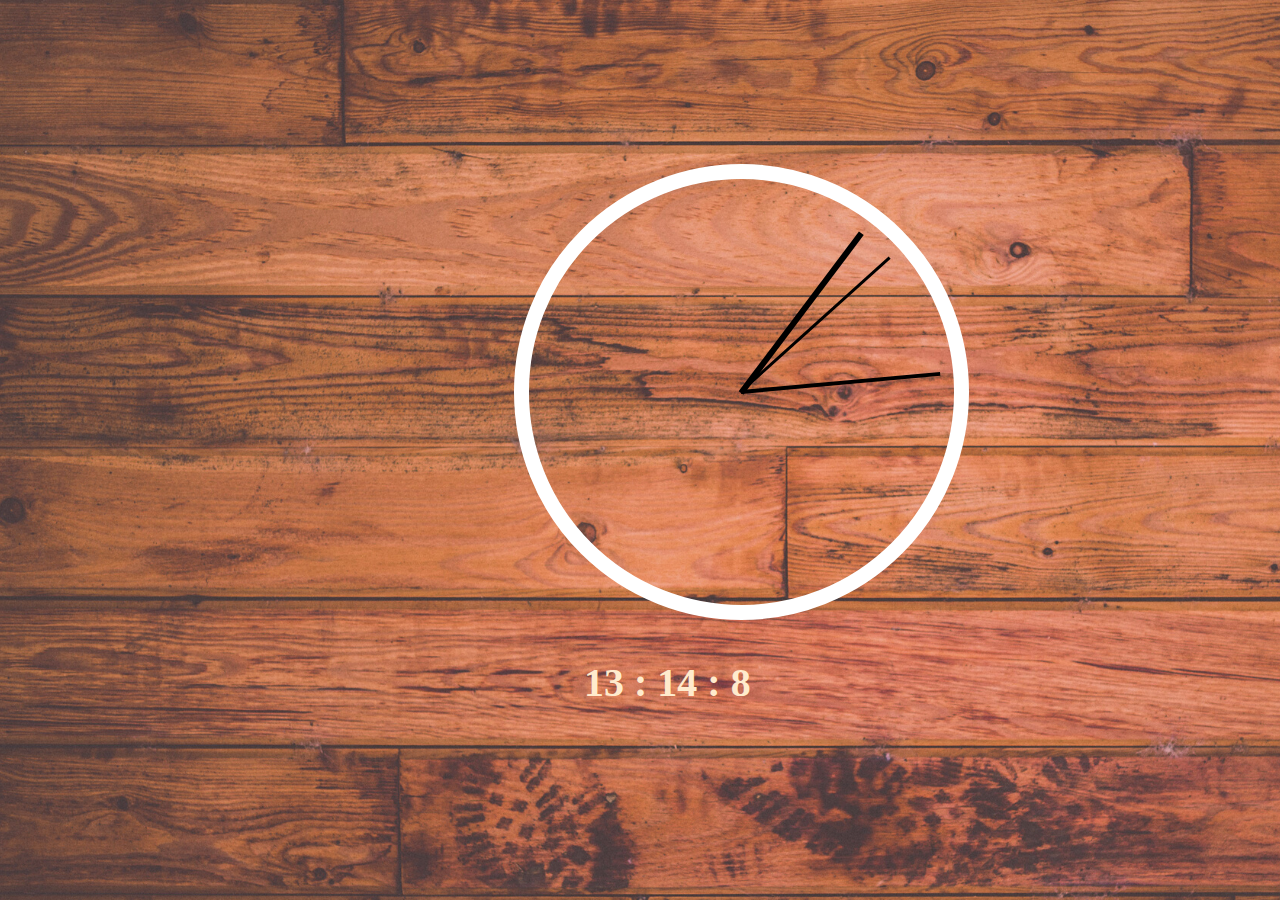
<file: 02-Clock/clock.html>
<!DOCTYPE html>
<html lang="en">
<head>
    <meta charset="UTF-8">
    <link rel="icon" href="favicon.png">
    <link rel="stylesheet" href="clock.css">
    <title>Clock</title>
</head>
<body>
<div class="clock">
    <div class="clock-face">
        <div class="hand hour"></div>
        <div class="hand min"></div>
        <div class="hand sec"></div>
    </div>
</div>
<div>
    <span class="time"></span>
</div>
<script src="clock.js"></script>
</body>
</html>
</file>
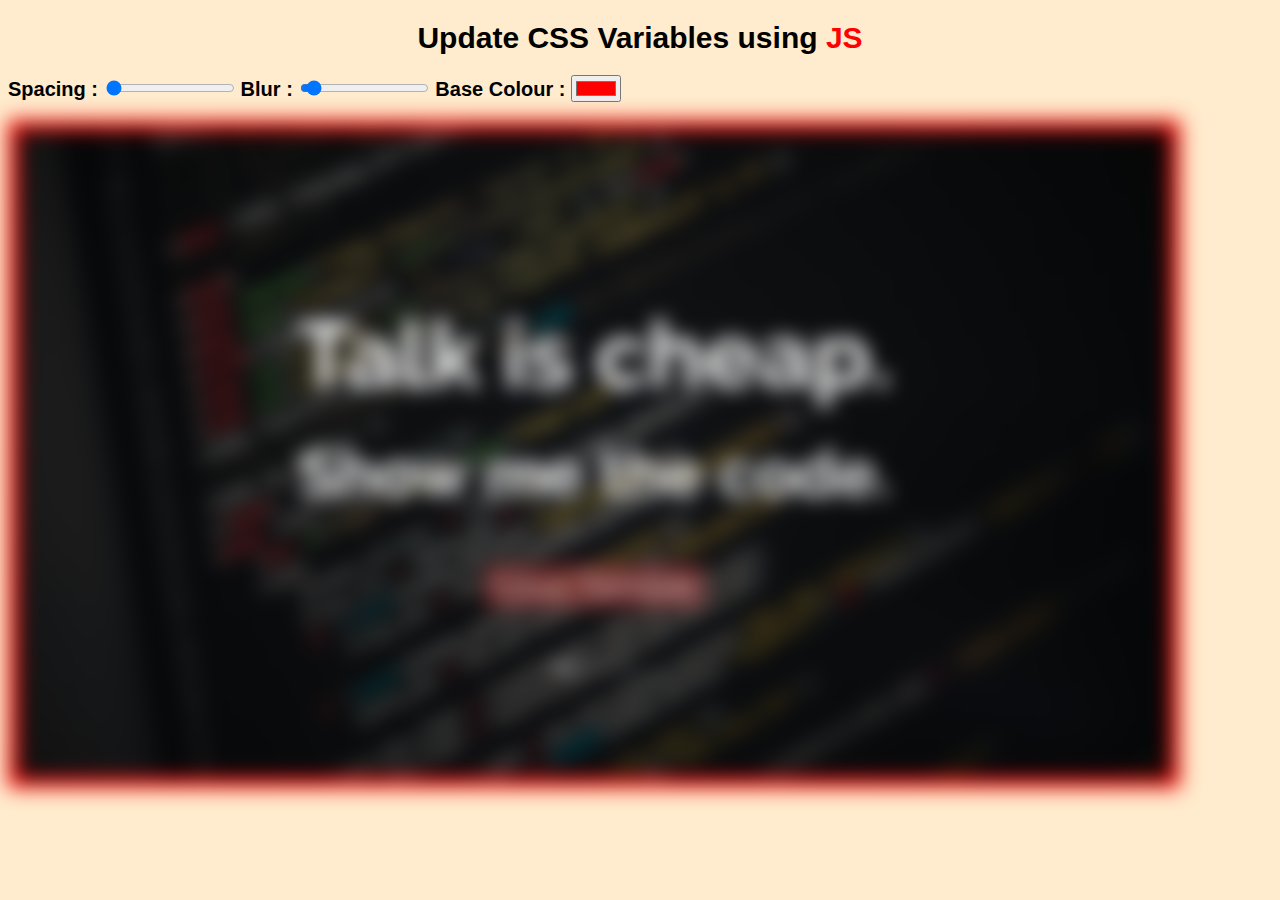
<file: 03-CSS_Variables_using_JS/home.html>
<!DOCTYPE html>
<html lang="en">
<head>
    <meta charset="UTF-8">
    <link rel="stylesheet" href="style.css">
    <title>JS Variables</title>
</head>
<body>
<h3>Update CSS Variables using <span class="js">JS</span></h3>
<div class="controls">
<label for="spacing">Spacing : </label>
<input type="range" id="spacing" min="10" max="200" value="10" data-sizing="px">
<label for="blur"> Blur : </label>
<input type="range" id="blur" min="0" max="200" value="10" data-sizing="px">
<label for="base"> Base Colour : </label>
<input type="color" id="base" value="#FF0000">
</div>
<br>
<img src="image.jpg">
<script src="variable.js"> </script>
</body>
</html>
</file>
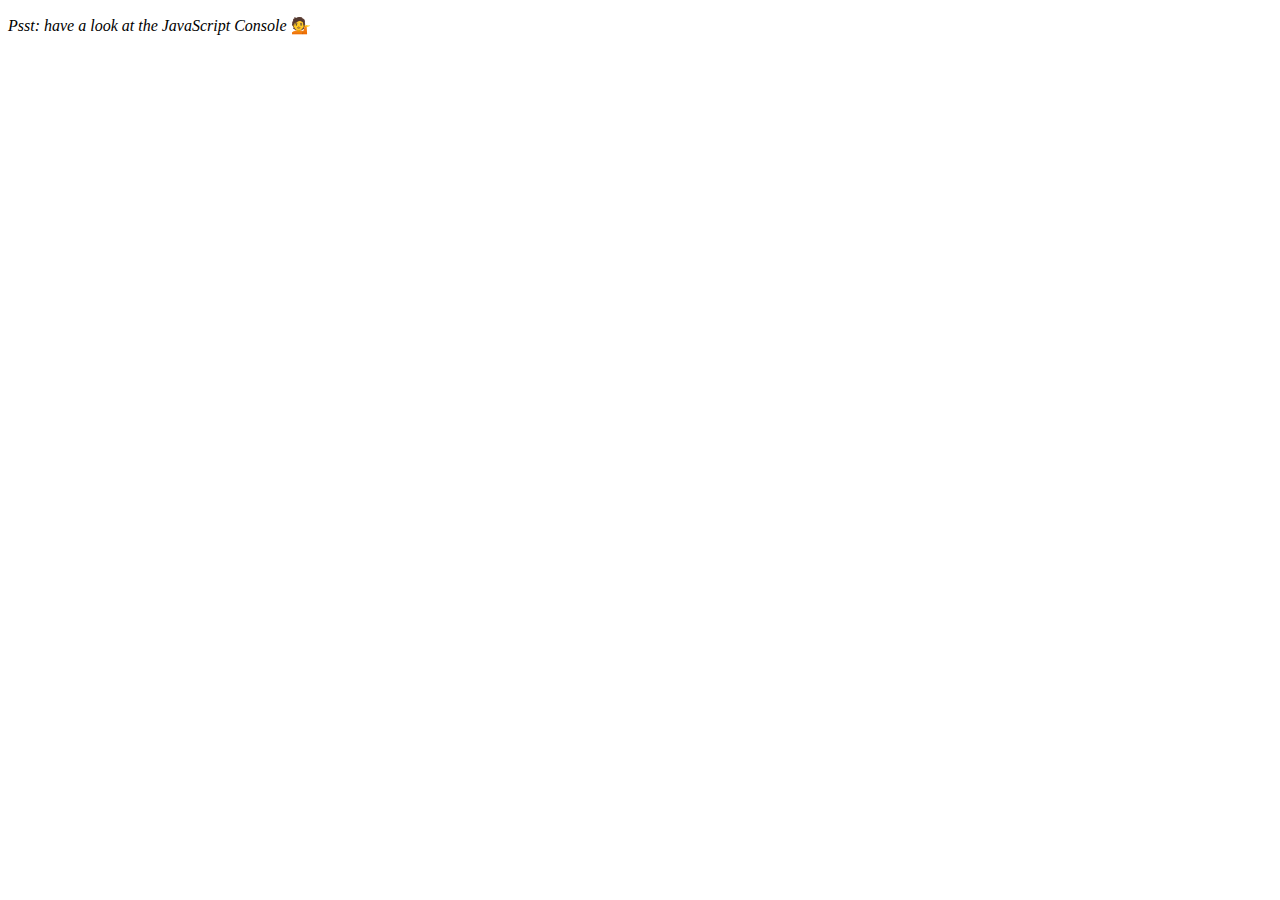
<file: 04-Array_Cardio_1/array.html>
<!DOCTYPE html>
<html lang="en">
<head>
    <meta charset="UTF-8">
    <title>Array Cardio</title>
</head>
<body>
<p><em>Psst: have a look at the JavaScript Console</em> 💁</p>
<script>

    const inventors = [
        { first: 'Albert', last: 'Einstein', year: 1879, passed: 1955 },
        { first: 'Isaac', last: 'Newton', year: 1643, passed: 1727 },
        { first: 'Galileo', last: 'Galilei', year: 1564, passed: 1642 },
        { first: 'Marie', last: 'Curie', year: 1867, passed: 1934 },
        { first: 'Johannes', last: 'Kepler', year: 1571, passed: 1630 },
        { first: 'Nicolaus', last: 'Copernicus', year: 1473, passed: 1543 },
        { first: 'Max', last: 'Planck', year: 1858, passed: 1947 },
        { first: 'Katherine', last: 'Blodgett', year: 1898, passed: 1979 },
        { first: 'Ada', last: 'Lovelace', year: 1815, passed: 1852 },
        { first: 'Sarah E.', last: 'Goode', year: 1855, passed: 1905 },
        { first: 'Lise', last: 'Meitner', year: 1878, passed: 1968 },
        { first: 'Hanna', last: 'Hammarström', year: 1829, passed: 1909 }
    ];

    const people = ['Beck, Glenn', 'Becker, Carl', 'Beckett, Samuel', 'Beddoes, Mick', 'Beecher, Henry', 'Beethoven, Ludwig', 'Begin, Menachem', 'Belloc, Hilaire', 'Bellow, Saul', 'Benchley, Robert', 'Benenson, Peter', 'Ben-Gurion, David', 'Benjamin, Walter', 'Benn, Tony', 'Bennington, Chester', 'Benson, Leana', 'Bent, Silas', 'Bentsen, Lloyd', 'Berger, Ric', 'Bergman, Ingmar', 'Berio, Luciano', 'Berle, Milton', 'Berlin, Irving', 'Berne, Eric', 'Bernhard, Sandra', 'Berra, Yogi', 'Berry, Halle', 'Berry, Wendell', 'Bethea, Erin', 'Bevan, Aneurin', 'Bevel, Ken', 'Biden, Joseph', 'Bierce, Ambrose', 'Biko, Steve', 'Billings, Josh', 'Biondo, Frank', 'Birrell, Augustine', 'Black, Elk', 'Blair, Robert', 'Blair, Tony', 'Blake, William'];

    // Array.prototype.filter()
    // 1. Filter the list of inventors for those who were born in the 1500's
    const fifteen = inventors.filter(inventor => (inventor.year >= 1500 && inventor.year<1600));
    console.table(fifteen);

    // Array.prototype.map()
    // 2. Give us an array of the inventors first and last names
    const fullName = inventors.map(inventor => (inventor.first + " " + inventor.last));
    console.log(fullName);

    // Array.prototype.sort()
    // 3. Sort the inventors by birthdate, oldest to youngest
    const sorted = inventors.sort((a,b) => (a.year > b.year ? 1 : -1));
    console.table(sorted);

    // Array.prototype.reduce()
    // 4. How many years did all the inventors live all together?
    const totalYears = inventors.reduce((total, inventor) => {
        return total + (inventor.passed - inventor.year);
    },0);
    console.log(totalYears);

    // 5. Sort the inventors by years lived
    const sortbyYearslived = inventors.sort((a,b) => ((a.passed - a.year) > (b.passed - b.year) ? 1 : -1));
    console.table(sortbyYearslived);

    // 6. create a list of Boulevards in Paris that contain 'de' anywhere in the name
    // https://en.wikipedia.org/wiki/Category:Boulevards_in_Paris


    // 7. sort Exercise
    // Sort the people alphabetically by last name
    const sortLname = people.sort((a,b) => {
       [aLname, aFname] = a.split(', ');
       [bLname, bFname] = b.split(', ');
       return aLname > bLname ? 1 : -1;
    });
    console.log(sortLname);

    // 8. Reduce Exercise
    // Sum up the instances of each of these
    const data = ['car', 'car', 'truck', 'truck', 'bike', 'walk', 'car', 'van', 'bike', 'walk', 'car', 'van', 'car', 'truck' ];
    const trans = data.reduce(function (obj,item) {
        if(!obj[item]){
            obj[item] = 0;
        }
        obj[item]++;
        return obj;
    },{});
    console.log(trans);

</script>
</body>
</html>
</file>
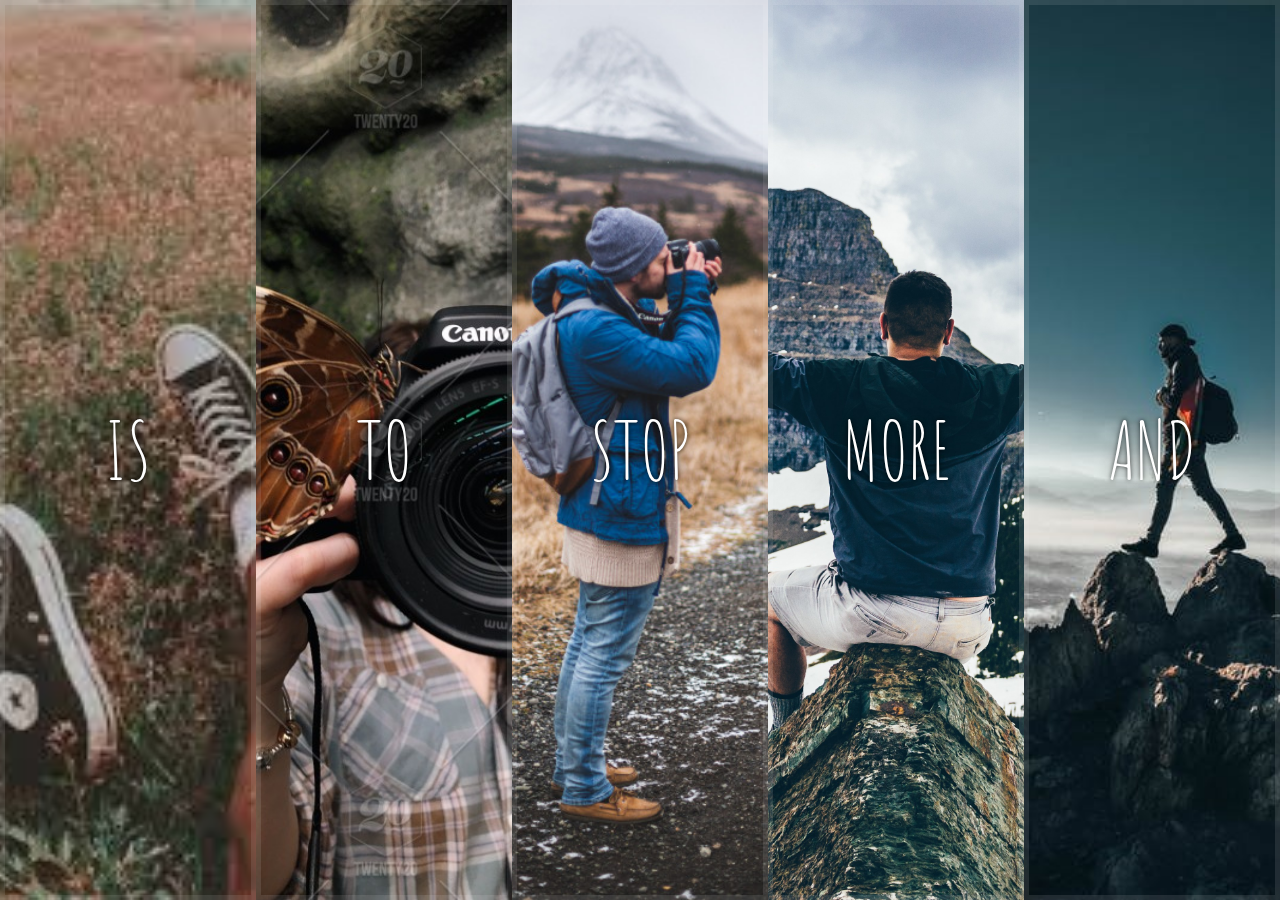
<file: 05-Flex_Panel/home.html>
<!DOCTYPE html>
<html lang="en">
<head>
    <meta charset="UTF-8">
    <title>Flex Panel</title>
    <link rel="stylesheet" href="style.css">
    <link href='https://fonts.googleapis.com/css?family=Amatic+SC' rel='stylesheet' type='text/css'>
</head>
<body>
<div class="panels">
    <div class="panel panel1">
        <p>Life</p>
        <p>is</p>
        <p>Short</p>
    </div>
    <div class="panel panel2">
        <p>Dare</p>
        <p>to</p>
        <p>Travel</p>
    </div>
    <div class="panel panel3">
        <p>Never</p>
        <p>stop</p>
        <p>Exploring</p>
    </div>
    <div class="panel panel4">
        <p>Take</p>
        <p>more</p>
        <p>detours</p>
    </div>
    <div class="panel panel5">
        <p>Wild</p>
        <p>and</p>
        <p>Free</p>
    </div>
</div>
<script src="flex.js"></script>
</body>
</html>
</file>
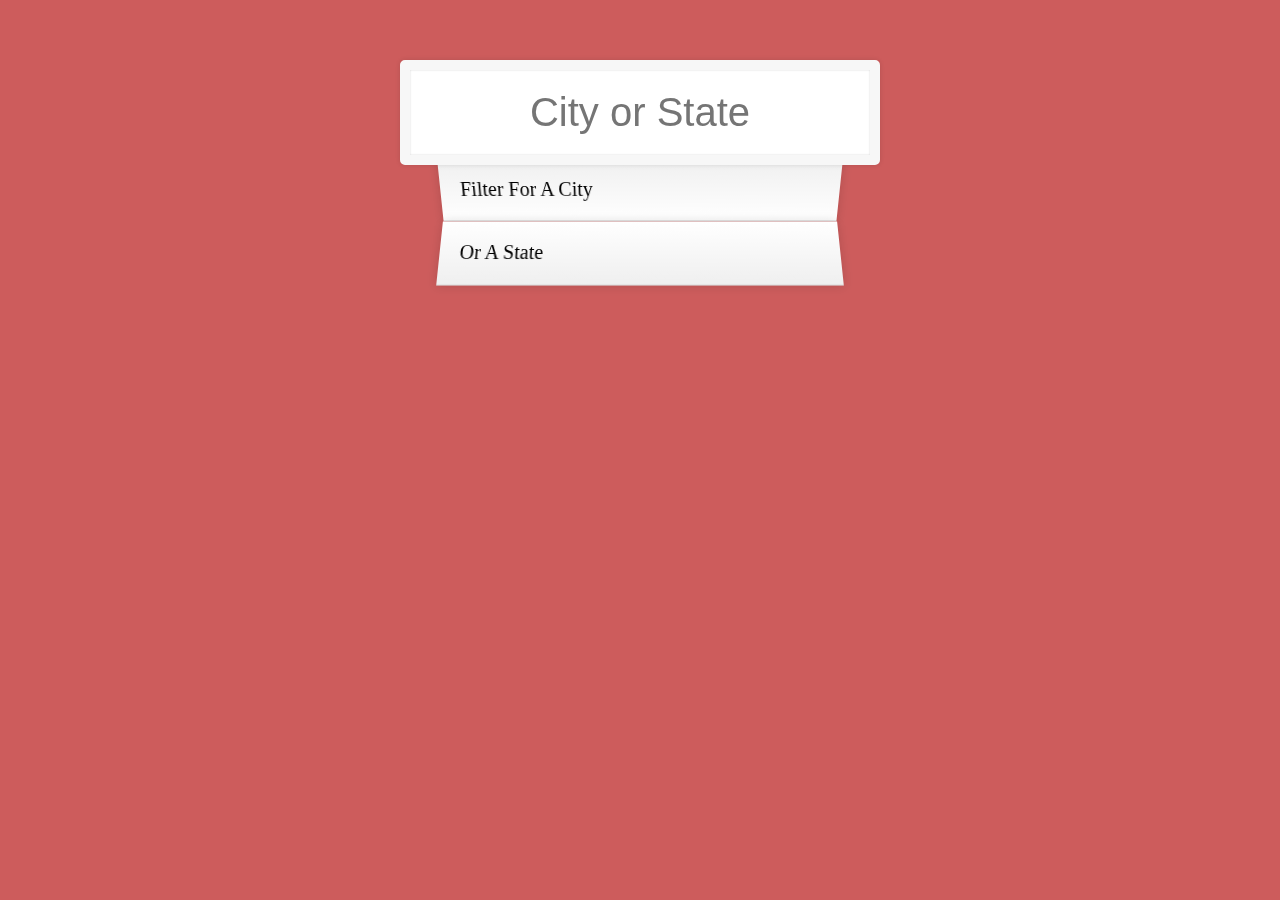
<file: 06-Type_ahead/home.html>
<!DOCTYPE html>
<html lang="en">
<head>
    <meta charset="UTF-8">
    <link type="text/css" rel="stylesheet" href="style.css">
    <title>Type Ahead</title>
</head>
<body>

<form class="search-form">
    <input type="text" class="search" placeholder="City or State">
    <ul class="suggestions">
        <li>Filter for a city</li>
        <li>or a state</li>
    </ul>
</form>

<script src="type_ahead.js"></script>
</body>
</html>
</file>
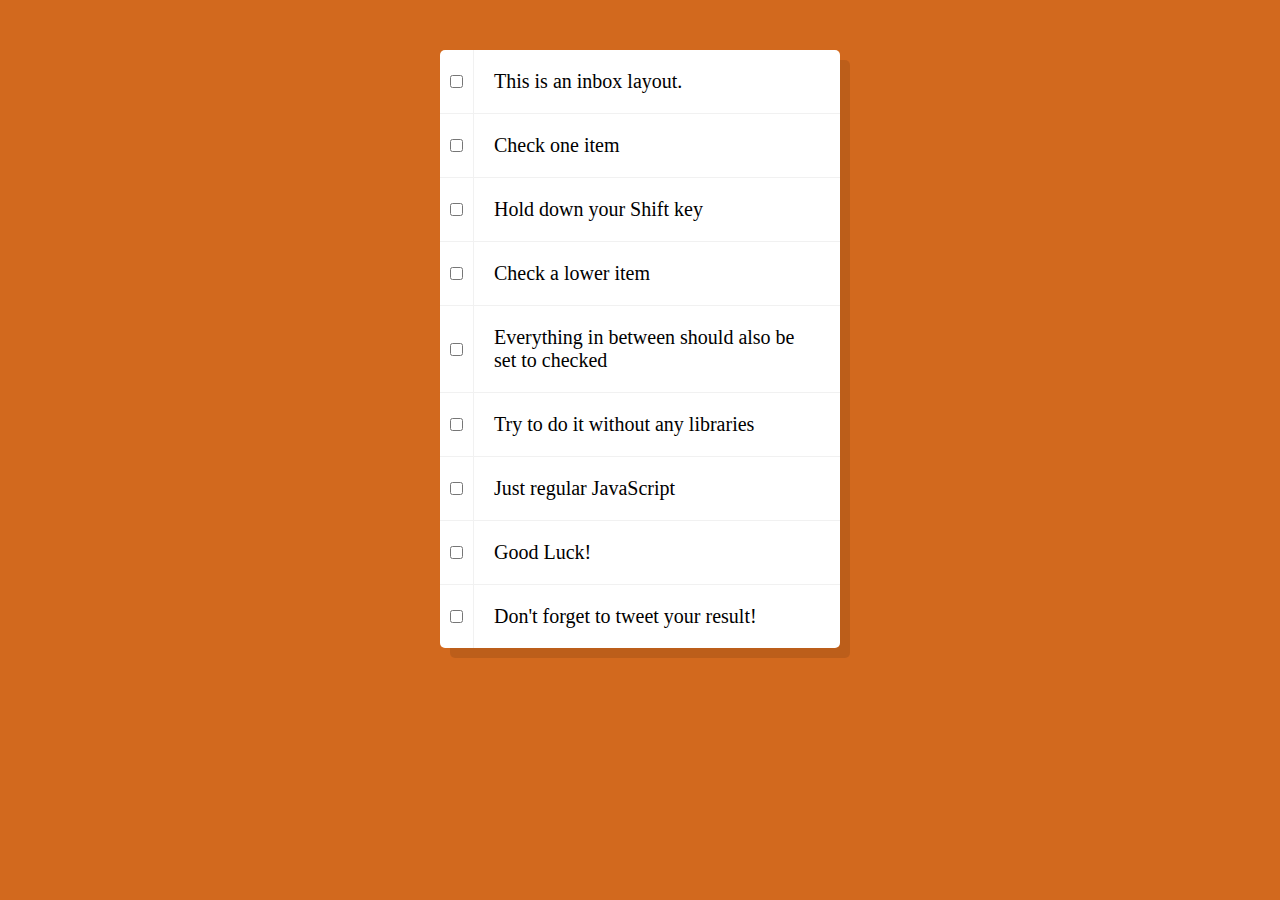
<file: 10-Hold_Shift_and_Check_Multiple_Checkboxes/home.html>
<!DOCTYPE html>
<html lang="en">
<head>
    <meta charset="UTF-8">
    <title>Check Multiple Checkboxes</title>
    <link rel="stylesheet" type="text/css" href="style.css">
</head>
<body>
<div class="inbox">
    <div class="item">
        <input type="checkbox">
        <p>This is an inbox layout.</p>
    </div>
    <div class="item">
        <input type="checkbox">
        <p>Check one item</p>
    </div>
    <div class="item">
        <input type="checkbox">
        <p>Hold down your Shift key</p>
    </div>
    <div class="item">
        <input type="checkbox">
        <p>Check a lower item</p>
    </div>
    <div class="item">
        <input type="checkbox">
        <p>Everything in between should also be set to checked</p>
    </div>
    <div class="item">
        <input type="checkbox">
        <p>Try to do it without any libraries</p>
    </div>
    <div class="item">
        <input type="checkbox">
        <p>Just regular JavaScript</p>
    </div>
    <div class="item">
        <input type="checkbox">
        <p>Good Luck!</p>
    </div>
    <div class="item">
        <input type="checkbox">
        <p>Don't forget to tweet your result!</p>
    </div>
</div>
<script src="handleMulti.js"></script>
</body>
</html>
</file>
<file: 02-Clock/clock.css>
body{
    background-image: url("background.png");
}

.clock{
    margin-top: 13%;
    margin-left: 40%;
    position: relative;
    border-radius: 50%;
    width: 400px;
    height: 400px;
    border: 15px solid white;
    padding: 1%;
}

.clock-face {
    position: relative;
    width: 100%;
    height: 100%;
    transform: translateY(-2px);
}

.hand{
    width: 50%;
    background: black;
    position: absolute;
    top: 50%;
    transform-origin: 100%;
    transform: rotate(90deg);
    transition: all 0.05s;
    transition-timing-function: cubic-bezier(0.1, 2.7, 0.58, 1);
}

.hour{
    height: 6px;
}

.min{
    height: 4px;
}

.sec{
    height: 3px;
}

.time{
    position: absolute;
    margin-left: 45%;
    margin-top: 3%;
    font: bold 40px/50px "Ubuntu Mono";
    color: blanchedalmond;
}
</file>
<file: 03-CSS_Variables_using_JS/style.css>
:root{
    --base: #FF0000;
    --spacing: 10px;
    --blur: 10px;
}

body{
    background-color: blanchedalmond;
}
h3{
    text-align: center;
    font: bold 30px/15px Georgia,sans-serif;
}
label{
    font: bold 20px/5px "Ubuntu Mono",sans-serif;
}

img{
    padding: var(--spacing);
    background: var(--base);
    filter: blur(var(--blur));
}

.js{
    color: var(--base);
}
</file>
<file: 05-Flex_Panel/style.css>
html {
    box-sizing: border-box;
    background: #ffc600;
    font-family: 'helvetica neue';
    font-size: 20px;
    font-weight: 200;
}

body {
    margin: 0;
}

*, *:before, *:after {
    box-sizing: inherit;
}

.panels {
    min-height: 100vh;
    overflow: hidden;
    display: flex;
}

.panel {
    background: #6B0F9C;
    box-shadow: inset 0 0 0 5px rgba(255,255,255,0.1);
    color: white;
    text-align: center;
    align-items: center;
    /* Safari transitionend event.propertyName === flex */
    /* Chrome + FF transitionend event.propertyName === flex-grow */
    transition:
            font-size 0.7s cubic-bezier(0.61,-0.19, 0.7,-0.11),
            flex 0.7s cubic-bezier(0.61,-0.19, 0.7,-0.11),
            background 0.2s;
    font-size: 20px;
    background-size: cover;
    background-position: center;
    flex: 1;
    justify-content: center;
    display: flex;
    flex-direction: column;
}

.panel1 { background-image: url("1.jpeg"); }
.panel2 { background-image: url("2.jpg"); }
.panel3 { background-image:url("3.jpg"); }
.panel4 { background-image:url("4.jpeg"); }
.panel5 { background-image:url("5.jpeg"); }

/* Flex Items */
.panel > * {
    margin: 0;
    width: 100%;
    transition: transform 0.5s;
    flex: 1 0 auto;
    display: flex;
    justify-content: center;
    align-items: center;
}

.panel > *:first-child { transform: translateY(-100%); }
.panel.open-active > *:first-child { transform: translateY(0); }
.panel > *:last-child { transform: translateY(100%); }
.panel.open-active > *:last-child { transform: translateY(0); }

.panel p {
    text-transform: uppercase;
    font-family: 'Amatic SC', cursive;
    text-shadow: 0 0 4px rgba(0, 0, 0, 0.72), 0 0 14px rgba(0, 0, 0, 0.45);
    font-size: 2em;
}

.panel p:nth-child(2) {
    font-size: 4em;
}

.panel.open {
    flex: 5;
    font-size: 40px;
}

@media only screen and (max-width: 600px) {
    .panel p {
        font-size: 1em;
    }
}
</file>
<file: 06-Type_ahead/style.css>
html {
    box-sizing: border-box;
    background: indianred;
    font-family: 'helvetica neue', serif;
    font-size: 20px;
    font-weight: 200;
}

*, *:before, *:after {
    box-sizing: inherit;
}

input {
    width: 100%;
    padding: 20px;
}

.search-form {
    max-width: 400px;
    margin: 50px auto;
}

input.search {
    margin: 0;
    text-align: center;
    outline: 0;
    border: 10px solid #F7F7F7;
    width: 120%;
    left: -10%;
    position: relative;
    top: 10px;
    z-index: 2;
    border-radius: 5px;
    font-size: 40px;
    box-shadow: 0 0 5px rgba(0, 0, 0, 0.12), inset 0 0 2px rgba(0, 0, 0, 0.19);
}

.suggestions {
    margin: 0;
    padding: 0;
    position: relative;
}

.suggestions li {
    background: white;
    list-style: none;
    border-bottom: 1px solid #D8D8D8;
    box-shadow: 0 0 10px rgba(0, 0, 0, 0.14);
    margin: 0;
    padding: 20px;
    transition: background 0.2s;
    display: flex;
    justify-content: space-between;
    text-transform: capitalize;
}

.suggestions li:nth-child(even) {
    transform: perspective(100px) rotateX(3deg) translateY(2px) scale(1.001);
    background: linear-gradient(to bottom,  #ffffff 0%,#EFEFEF 100%);
}

.suggestions li:nth-child(odd) {
    transform: perspective(100px) rotateX(-3deg) translateY(3px);
    background: linear-gradient(to top,  #ffffff 0%,#EFEFEF 100%);
}

span.population {
    font-size: 15px;
}

.hl {
    background: #ffc600;
}
</file>
<file: 10-Hold_Shift_and_Check_Multiple_Checkboxes/style.css>
html{
    background-color: chocolate;
    font-family: sans-serif;
}

p{
    font-family:'helvetica neue';
    font-size: 20px;
    font-weight: 200;
    flex: 1;
    padding: 20px;
    margin: 0;
    border-left: 1px solid #F1F1F1;
    transition: background 0.2s;
}

.inbox {
    max-width: 400px;
    margin: 50px auto;
    background: white;
    border-radius: 5px;
    box-shadow: 10px 10px 0 rgba(0,0,0,0.1);
}

.item {
    display: flex;
    align-items: center;
    border-bottom: 1px solid #F1F1F1;
}

.item:last-child{
    border-bottom: 0;
}

input{
    margin: 10px;
}

input:checked + p{
    background-color: #F9F9F9;
    text-decoration: line-through;
}
</file>
